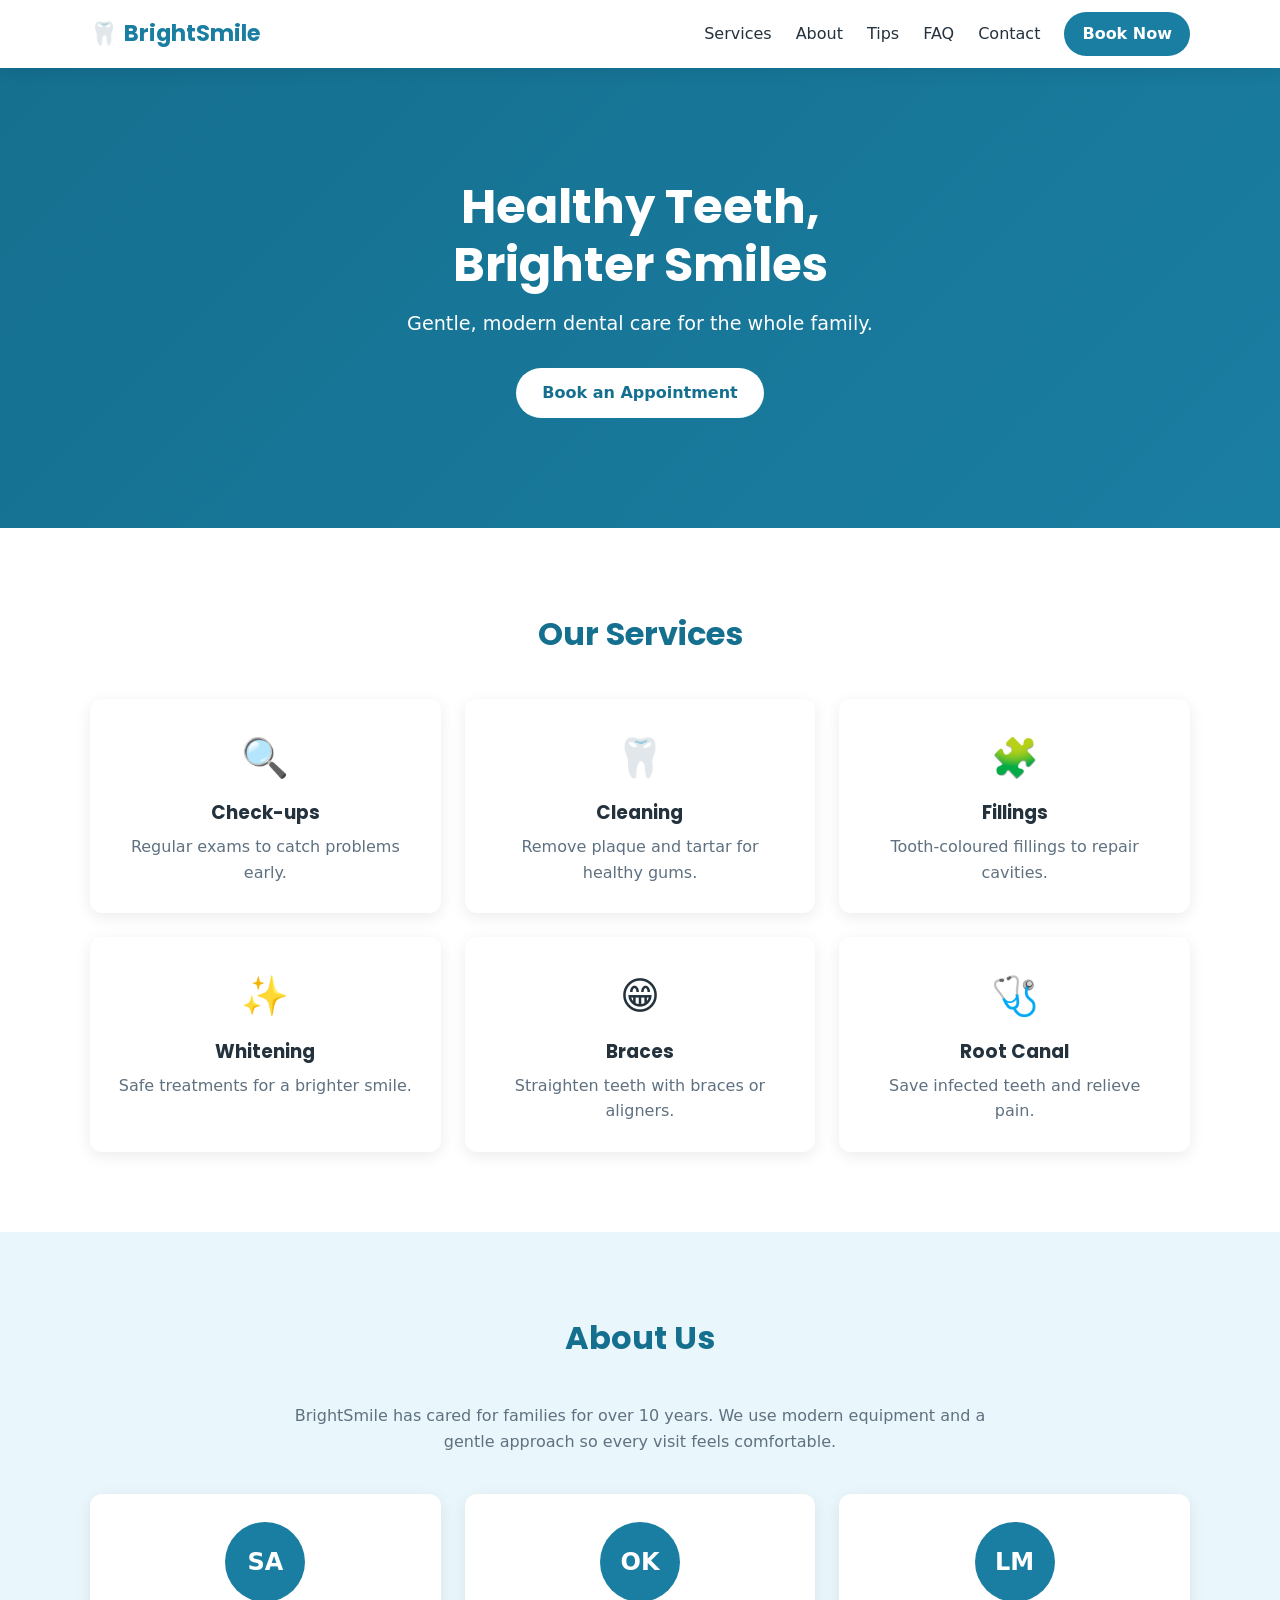
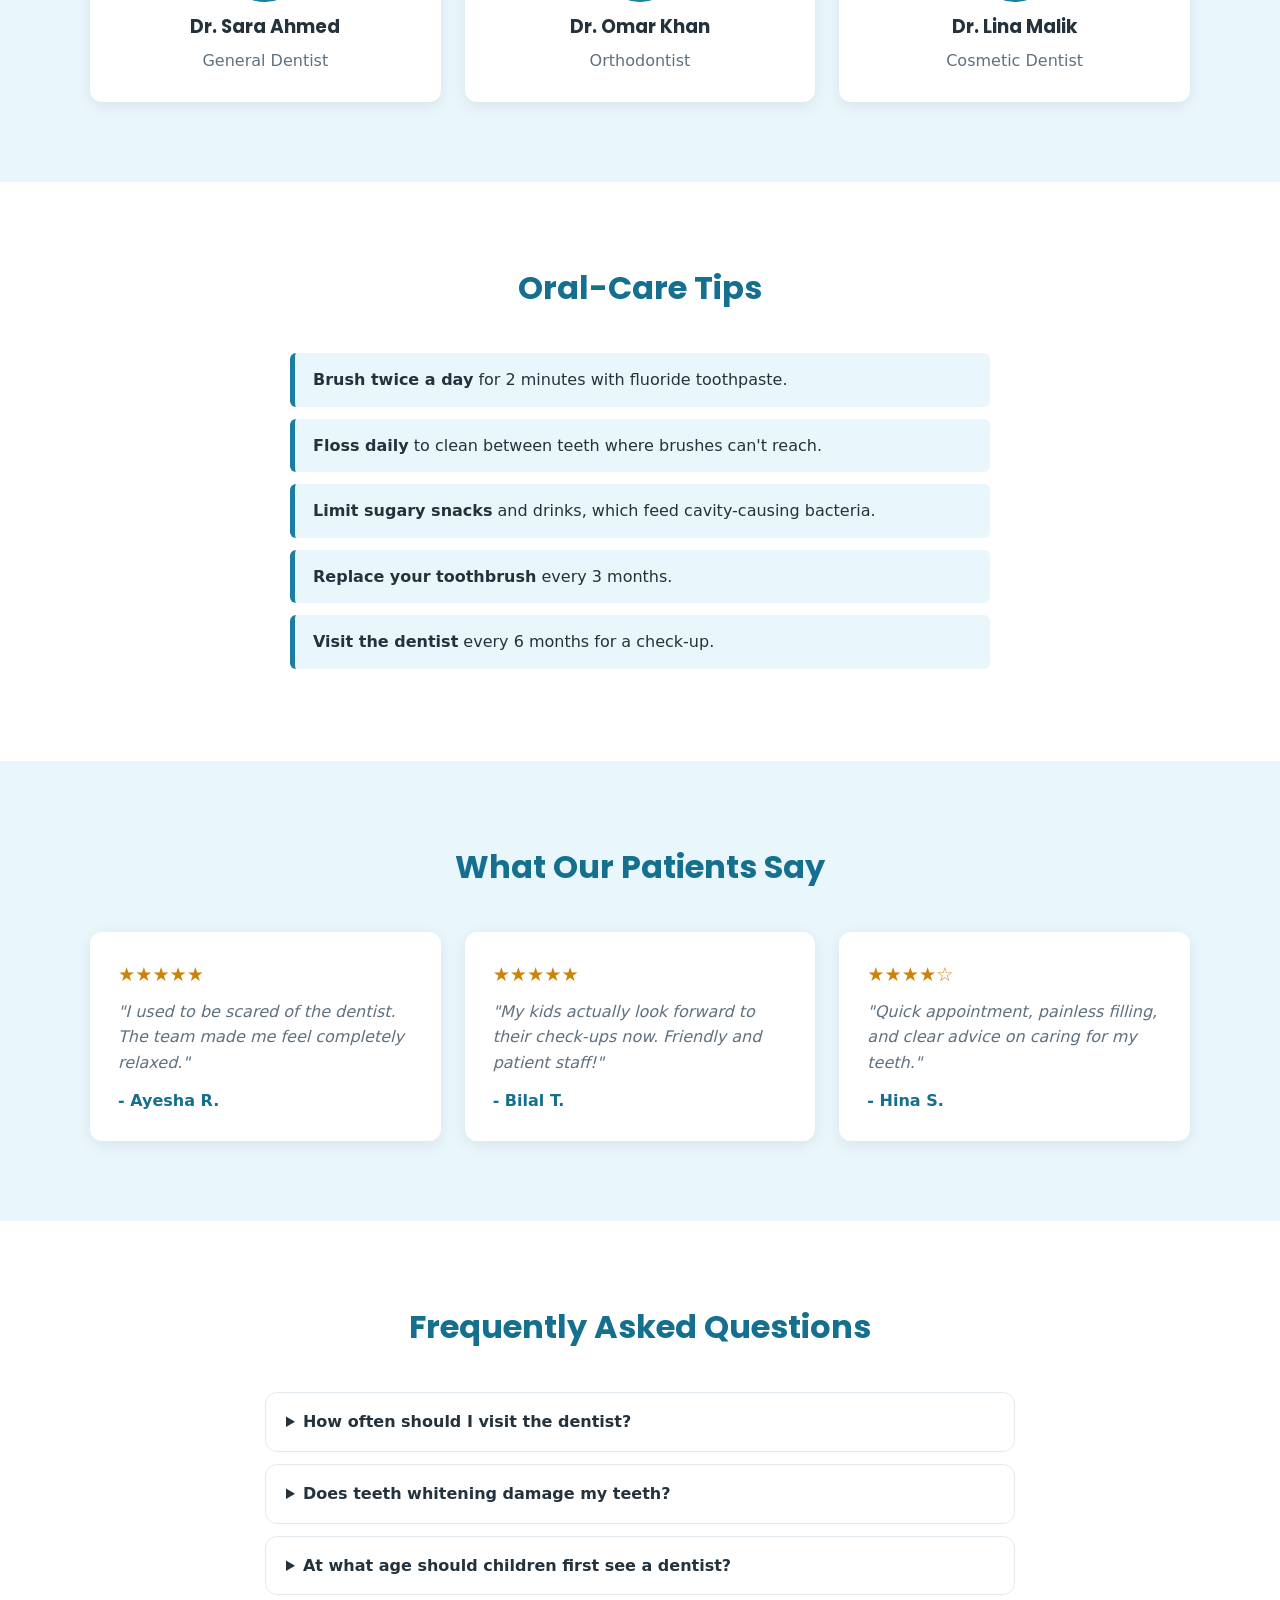
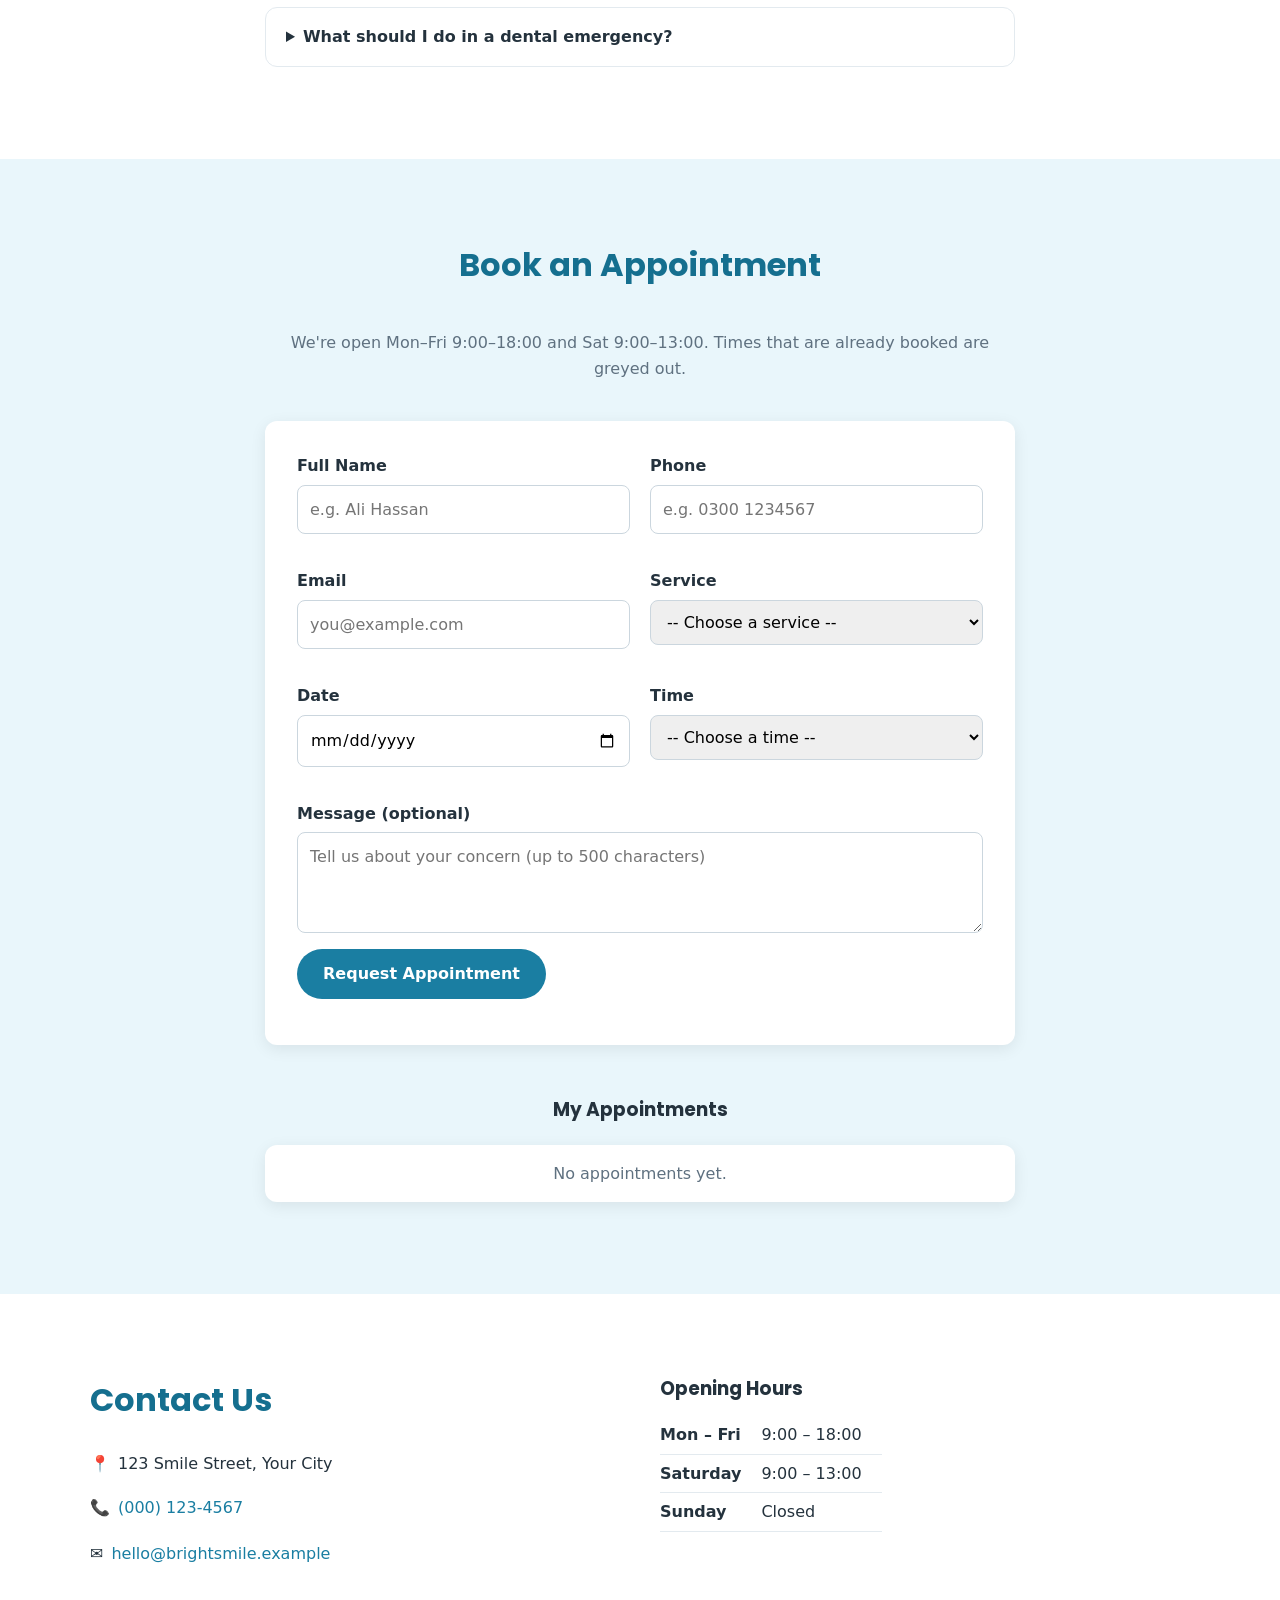
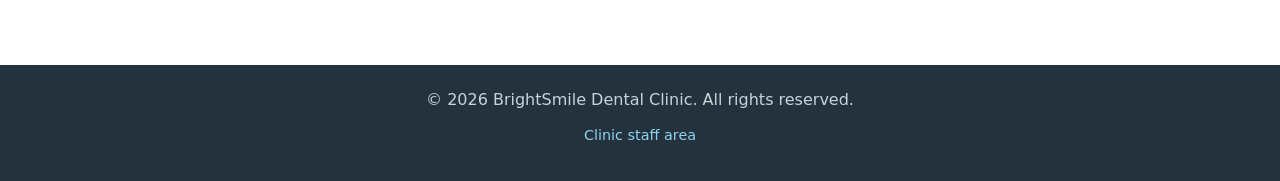
<file: index.html>
<!DOCTYPE html>
<html lang="en">
<head>
  <meta charset="UTF-8">
  <meta name="viewport" content="width=device-width, initial-scale=1.0">
  <meta name="description" content="BrightSmile Dental Clinic: gentle, modern dental care for the whole family. See our services and book an appointment online.">
  <title>BrightSmile Dental Clinic</title>
  <link rel="preconnect" href="https://fonts.googleapis.com">
  <link rel="preconnect" href="https://fonts.gstatic.com" crossorigin>
  <link rel="stylesheet" href="https://fonts.googleapis.com/css2?family=Poppins:wght@600;700&display=swap">
  <link rel="stylesheet" href="styles.css">
</head>
<body>

  <!-- ===== Header / Navigation ===== -->
  <header class="header">
    <div class="container nav">
      <a href="#home" class="logo"><span aria-hidden="true">🦷</span> BrightSmile</a>
      <button class="menu-toggle" id="menuToggle" aria-label="Open menu" aria-expanded="false" aria-controls="navLinks">☰</button>
      <nav aria-label="Main menu">
        <ul class="nav-links" id="navLinks">
          <li><a href="#services">Services</a></li>
          <li><a href="#about">About</a></li>
          <li><a href="#tips">Tips</a></li>
          <li><a href="#faq">FAQ</a></li>
          <li><a href="#contact">Contact</a></li>
          <li><a href="#appointment" class="btn btn-small">Book Now</a></li>
        </ul>
      </nav>
    </div>
  </header>

  <main>

  <!-- ===== Hero ===== -->
  <section class="hero" id="home">
    <div class="container hero-content">
      <h1>Healthy Teeth,<br>Brighter Smiles</h1>
      <p>Gentle, modern dental care for the whole family.</p>
      <a href="#appointment" class="btn">Book an Appointment</a>
    </div>
  </section>

  <!-- ===== Services ===== -->
  <section class="section" id="services">
    <div class="container">
      <h2 class="section-title">Our Services</h2>
      <div class="cards">
        <div class="card"><span class="icon" aria-hidden="true">🔍</span><h3>Check-ups</h3><p>Regular exams to catch problems early.</p></div>
        <div class="card"><span class="icon" aria-hidden="true">🦷</span><h3>Cleaning</h3><p>Remove plaque and tartar for healthy gums.</p></div>
        <div class="card"><span class="icon" aria-hidden="true">🧩</span><h3>Fillings</h3><p>Tooth-coloured fillings to repair cavities.</p></div>
        <div class="card"><span class="icon" aria-hidden="true">✨</span><h3>Whitening</h3><p>Safe treatments for a brighter smile.</p></div>
        <div class="card"><span class="icon" aria-hidden="true">😁</span><h3>Braces</h3><p>Straighten teeth with braces or aligners.</p></div>
        <div class="card"><span class="icon" aria-hidden="true">🩺</span><h3>Root Canal</h3><p>Save infected teeth and relieve pain.</p></div>
      </div>
    </div>
  </section>

  <!-- ===== About & Team ===== -->
  <section class="section section-alt" id="about">
    <div class="container">
      <h2 class="section-title">About Us</h2>
      <p class="lead">BrightSmile has cared for families for over 10 years. We use modern equipment and
        a gentle approach so every visit feels comfortable.</p>
      <div class="cards team">
        <div class="card"><div class="avatar" aria-hidden="true">SA</div><h3>Dr. Sara Ahmed</h3><p>General Dentist</p></div>
        <div class="card"><div class="avatar" aria-hidden="true">OK</div><h3>Dr. Omar Khan</h3><p>Orthodontist</p></div>
        <div class="card"><div class="avatar" aria-hidden="true">LM</div><h3>Dr. Lina Malik</h3><p>Cosmetic Dentist</p></div>
      </div>
    </div>
  </section>

  <!-- ===== Oral-care Tips ===== -->
  <section class="section" id="tips">
    <div class="container">
      <h2 class="section-title">Oral-Care Tips</h2>
      <ul class="tips">
        <li><strong>Brush twice a day</strong> for 2 minutes with fluoride toothpaste.</li>
        <li><strong>Floss daily</strong> to clean between teeth where brushes can't reach.</li>
        <li><strong>Limit sugary snacks</strong> and drinks, which feed cavity-causing bacteria.</li>
        <li><strong>Replace your toothbrush</strong> every 3 months.</li>
        <li><strong>Visit the dentist</strong> every 6 months for a check-up.</li>
      </ul>
    </div>
  </section>

  <!-- ===== Testimonials ===== -->
  <section class="section section-alt" id="reviews">
    <div class="container">
      <h2 class="section-title">What Our Patients Say</h2>
      <div class="cards">
        <div class="card review"><p class="stars" role="img" aria-label="5 out of 5 stars">★★★★★</p><blockquote>"I used to be scared of the dentist. The team made me feel completely relaxed."</blockquote><p class="author">- Ayesha R.</p></div>
        <div class="card review"><p class="stars" role="img" aria-label="5 out of 5 stars">★★★★★</p><blockquote>"My kids actually look forward to their check-ups now. Friendly and patient staff!"</blockquote><p class="author">- Bilal T.</p></div>
        <div class="card review"><p class="stars" role="img" aria-label="4 out of 5 stars">★★★★☆</p><blockquote>"Quick appointment, painless filling, and clear advice on caring for my teeth."</blockquote><p class="author">- Hina S.</p></div>
      </div>
    </div>
  </section>

  <!-- ===== FAQ ===== -->
  <section class="section" id="faq">
    <div class="container">
      <h2 class="section-title">Frequently Asked Questions</h2>
      <div class="faq">
        <details>
          <summary>How often should I visit the dentist?</summary>
          <p>Most people should have a check-up and cleaning every 6 months.</p>
        </details>
        <details>
          <summary>Does teeth whitening damage my teeth?</summary>
          <p>Professional whitening done by a dentist is safe and does not harm healthy enamel.</p>
        </details>
        <details>
          <summary>At what age should children first see a dentist?</summary>
          <p>By their first birthday, or when the first tooth appears.</p>
        </details>
        <details>
          <summary>What should I do in a dental emergency?</summary>
          <p>Call us right away on (000) 123-4567. For severe pain, swelling, or a knocked-out tooth, come in as soon as possible.</p>
        </details>
      </div>
    </div>
  </section>

  <!-- ===== Appointment Form ===== -->
  <section class="section section-alt" id="appointment">
    <div class="container">
      <h2 class="section-title">Book an Appointment</h2>
      <p class="lead">We're open Mon–Fri 9:00–18:00 and Sat 9:00–13:00. Times that are already booked are greyed out.</p>
      <form id="appointmentForm" class="form" novalidate>
        <div class="form-row">
          <div class="field">
            <label for="name">Full Name</label>
            <input type="text" id="name" autocomplete="name" maxlength="60" placeholder="e.g. Ali Hassan">
            <small class="error"></small>
          </div>
          <div class="field">
            <label for="phone">Phone</label>
            <input type="tel" id="phone" autocomplete="tel" placeholder="e.g. 0300 1234567">
            <small class="error"></small>
          </div>
        </div>
        <div class="form-row">
          <div class="field">
            <label for="email">Email</label>
            <input type="email" id="email" autocomplete="email" placeholder="you@example.com">
            <small class="error"></small>
          </div>
          <div class="field">
            <label for="service">Service</label>
            <select id="service">
              <option value="">-- Choose a service --</option>
              <option>Check-up</option>
              <option>Cleaning</option>
              <option>Filling</option>
              <option>Whitening</option>
              <option>Braces</option>
              <option>Root Canal</option>
            </select>
            <small class="error"></small>
          </div>
        </div>
        <div class="form-row">
          <div class="field">
            <label for="date">Date</label>
            <input type="date" id="date">
            <small class="error"></small>
          </div>
          <div class="field">
            <label for="time">Time</label>
            <select id="time">
              <option value="">-- Choose a time --</option>
              <option>09:00</option><option>10:00</option><option>11:00</option>
              <option>12:00</option><option>14:00</option><option>15:00</option>
              <option>16:00</option><option>17:00</option>
            </select>
            <small class="error"></small>
          </div>
        </div>
        <div class="field">
          <label for="message">Message (optional)</label>
          <textarea id="message" rows="3" maxlength="500" placeholder="Tell us about your concern (up to 500 characters)"></textarea>
        </div>
        <button type="submit" class="btn">Request Appointment</button>
        <p class="success" id="successMsg" role="status"></p>
      </form>

      <h3 class="list-title">My Appointments</h3>
      <ul class="appointments" id="appointmentList" aria-live="polite"></ul>
    </div>
  </section>

  <!-- ===== Contact ===== -->
  <section class="section" id="contact">
    <div class="container contact">
      <div>
        <h2 class="section-title left">Contact Us</h2>
        <address>
          <p><span aria-hidden="true">📍</span> 123 Smile Street, Your City</p>
          <p><span aria-hidden="true">📞</span> <a href="tel:+10001234567">(000) 123-4567</a></p>
          <p><span aria-hidden="true">✉️</span> <a href="mailto:hello@brightsmile.example">hello@brightsmile.example</a></p>
        </address>
      </div>
      <div>
        <h3>Opening Hours</h3>
        <table class="hours">
          <tr><th scope="row">Mon – Fri</th><td>9:00 – 18:00</td></tr>
          <tr><th scope="row">Saturday</th><td>9:00 – 13:00</td></tr>
          <tr><th scope="row">Sunday</th><td>Closed</td></tr>
        </table>
      </div>
    </div>
  </section>

  </main>

  <!-- ===== Footer ===== -->
  <footer class="footer">
    <p>© <span id="year"></span> BrightSmile Dental Clinic. All rights reserved.</p>
    <p><a href="admin.html" class="footer-link">Clinic staff area</a></p>
  </footer>

  <script src="storage.js"></script>
  <script src="script.js"></script>
</body>
</html>
</file>
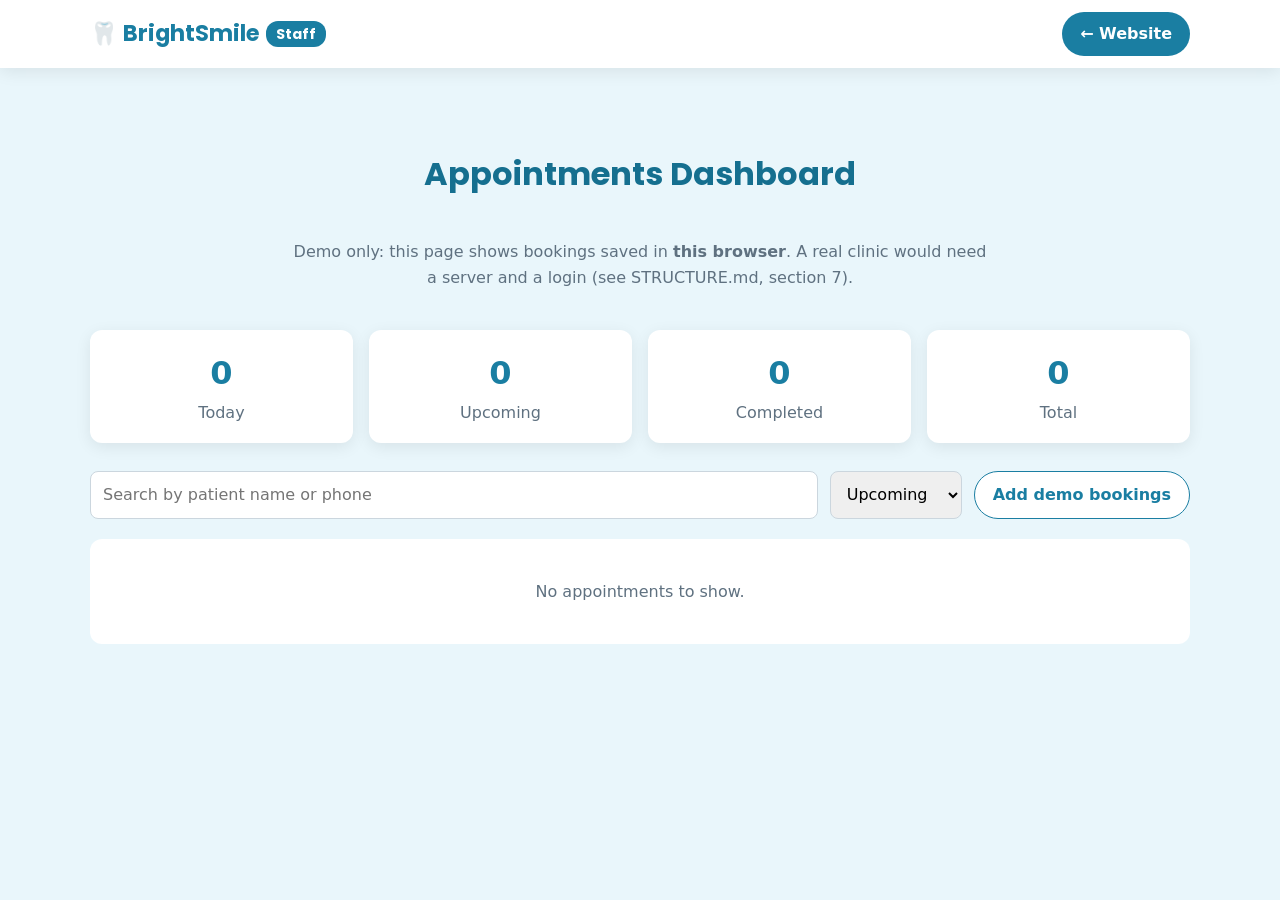
<file: admin.html>
<!DOCTYPE html>
<html lang="en">
<head>
  <meta charset="UTF-8">
  <meta name="viewport" content="width=device-width, initial-scale=1.0">
  <title>BrightSmile Admin</title>
  <link rel="preconnect" href="https://fonts.googleapis.com">
  <link rel="preconnect" href="https://fonts.gstatic.com" crossorigin>
  <link rel="stylesheet" href="https://fonts.googleapis.com/css2?family=Poppins:wght@600;700&display=swap">
  <link rel="stylesheet" href="styles.css">
</head>
<body class="admin">

  <!-- ===== Header ===== -->
  <header class="header">
    <div class="container nav">
      <a href="index.html" class="logo">🦷 BrightSmile <span class="badge">Staff</span></a>
      <a href="index.html" class="btn btn-small">← Website</a>
    </div>
  </header>

  <main class="section">
    <div class="container">
      <h1 class="section-title">Appointments Dashboard</h1>
      <p class="lead">Demo only: this page shows bookings saved in <strong>this browser</strong>.
        A real clinic would need a server and a login (see STRUCTURE.md, section 7).</p>

      <!-- ===== Summary numbers ===== -->
      <div class="stats">
        <div class="stat"><span id="statToday">0</span><p>Today</p></div>
        <div class="stat"><span id="statUpcoming">0</span><p>Upcoming</p></div>
        <div class="stat"><span id="statDone">0</span><p>Completed</p></div>
        <div class="stat"><span id="statTotal">0</span><p>Total</p></div>
      </div>

      <!-- ===== Filters ===== -->
      <div class="toolbar">
        <input type="search" id="search" placeholder="Search by patient name or phone">
        <select id="show">
          <option value="upcoming">Upcoming</option>
          <option value="today">Today only</option>
          <option value="past">Past</option>
          <option value="all">All</option>
        </select>
        <button class="btn btn-small btn-outline" id="demoBtn">Add demo bookings</button>
      </div>

      <!-- ===== Bookings grouped by date ===== -->
      <div id="schedule"></div>
    </div>
  </main>

  <script src="storage.js"></script>
  <script src="admin.js"></script>
</body>
</html>
</file>
<file: styles.css>
/* ===== Colour & size variables =====
   Every text colour here passes the WCAG contrast rule
   (at least 4.5:1 on its background), so text is easy to read. */
:root {
  --primary: #1a7ea2;       /* buttons, links, logo */
  --primary-dark: #156f8f;  /* headings, button hover */
  --accent: #e9f6fb;        /* light blue backgrounds */
  --text: #24323d;          /* main text, footer background */
  --muted: #5f7180;         /* secondary text */
  --white: #ffffff;
  --error: #d43d3d;
  --success: #27844c;
  --star: #cc8309;          /* review stars */
  --border: #cbd6de;        /* form fields */
  --border-light: #e3eaef;  /* FAQ boxes, table lines */
  --footer-text: #c8d3db;
  --footer-link: #8fd3ee;
  --focus: #c2410c;         /* keyboard focus outline (orange, stands out from the blues) */

  --font-body: system-ui, "Segoe UI", Roboto, Arial, sans-serif;
  --font-heading: "Poppins", var(--font-body);
  --radius: 12px;
  --shadow: 0 4px 16px rgba(0, 0, 0, 0.08);
  --header-height: 68px;
}

/* ===== Basic reset ===== */
* { margin: 0; padding: 0; box-sizing: border-box; }
html {
  scroll-behavior: smooth;
  scroll-padding-top: var(--header-height); /* sticky header won't cover section titles */
}
body {
  font-family: var(--font-body);
  color: var(--text);
  background: var(--white);
  line-height: 1.6;
}
h1, h2, h3, .logo { font-family: var(--font-heading); }
a { color: inherit; text-decoration: none; }
button, input, select, textarea { font: inherit; } /* form controls use the page font */

/* Clear outline for keyboard users (Tab key), not shown on mouse click */
:focus-visible {
  outline: 3px solid var(--focus);
  outline-offset: 2px;
}

.container { width: 90%; max-width: 1100px; margin: 0 auto; }

/* ===== Buttons ===== */
.btn {
  display: inline-flex;
  align-items: center;
  justify-content: center;
  min-height: 44px;          /* big enough to tap with a finger */
  background: var(--primary);
  color: var(--white);
  padding: 12px 26px;
  border: none;
  border-radius: 30px;
  font-size: 1rem;
  font-weight: 600;
  cursor: pointer;
  transition: background 0.2s, color 0.2s;
}
.btn:hover { background: var(--primary-dark); }
.btn-small { padding: 8px 18px; }

/* ===== Header ===== */
.header {
  position: sticky;
  top: 0;
  background: var(--white);
  box-shadow: var(--shadow);
  z-index: 10;
}
.nav { display: flex; align-items: center; justify-content: space-between; height: var(--header-height); }
.logo {
  display: inline-flex; align-items: center; gap: 6px; min-height: 44px;
  font-size: 1.4rem; font-weight: 700; color: var(--primary); white-space: nowrap;
}
.nav-links { display: flex; align-items: center; gap: 24px; list-style: none; }
.nav-links a:not(.btn) { display: inline-block; padding: 12px 0; }
.nav-links a:not(.btn):hover { color: var(--primary); }
.menu-toggle {
  display: none; background: none; border: none; color: var(--text);
  font-size: 1.8rem; line-height: 1; min-width: 44px; min-height: 44px; cursor: pointer;
}

/* ===== Hero ===== */
.hero {
  background: linear-gradient(135deg, var(--primary-dark), var(--primary));
  color: var(--white);
  padding: 110px 0;
  text-align: center;
}
.hero h1 { font-size: 3rem; line-height: 1.2; margin-bottom: 16px; }
.hero p { font-size: 1.2rem; margin-bottom: 28px; }
.hero .btn { background: var(--white); color: var(--primary-dark); }
.hero .btn:hover { background: var(--accent); }
.hero :focus-visible { outline-color: var(--white); }

/* ===== Sections ===== */
.section { padding: 80px 0; }
.section-alt { background: var(--accent); }
.section-title { text-align: center; font-size: 2rem; margin-bottom: 40px; color: var(--primary-dark); }
.section-title.left { text-align: left; margin-bottom: 16px; }
.lead { text-align: center; max-width: 700px; margin: 0 auto 40px; color: var(--muted); }

/* ===== Cards ===== */
/* Cards are at least 280px wide, so a full-width page fits at most 3 per row
   (6 services = 2 neat rows of 3). min() stops overflow on very small phones. */
.cards { display: grid; grid-template-columns: repeat(auto-fit, minmax(min(100%, 280px), 1fr)); gap: 24px; }
.card {
  background: var(--white);
  padding: 28px;
  border-radius: var(--radius);
  box-shadow: var(--shadow);
  text-align: center;
  transition: transform 0.2s;
}
.card:hover { transform: translateY(-4px); }
.card .icon { font-size: 2.4rem; }
.card h3 { margin: 10px 0 6px; }
.card p { color: var(--muted); }
.avatar {
  width: 80px; height: 80px;
  margin: 0 auto;
  border-radius: 50%;
  background: var(--primary);
  color: var(--white);
  display: flex; align-items: center; justify-content: center;
  font-size: 1.5rem; font-weight: 700;
}

/* ===== Tips ===== */
.tips { max-width: 700px; margin: 0 auto; list-style: none; }
.tips li {
  background: var(--accent);
  border-left: 5px solid var(--primary);
  padding: 14px 18px;
  margin-bottom: 12px;
  border-radius: 6px;
}

/* ===== Testimonials ===== */
.review { text-align: left; }
.review .stars { color: var(--star); font-size: 1.2rem; margin-bottom: 8px; }
.review blockquote { font-style: italic; color: var(--muted); }
.review .author { margin-top: 12px; font-weight: 700; color: var(--primary-dark); }

/* ===== FAQ ===== */
.faq { max-width: 750px; margin: 0 auto; }
.faq details {
  background: var(--white);
  border: 1px solid var(--border-light);
  border-radius: var(--radius);
  margin-bottom: 12px;
}
/* Padding on the summary (not the box) makes the whole row tappable */
.faq summary { font-weight: 600; cursor: pointer; padding: 16px 20px; }
.faq details[open] summary { color: var(--primary); }
.faq p { color: var(--muted); padding: 0 20px 16px; }

/* ===== Form ===== */
.form {
  background: var(--white);
  max-width: 750px;
  margin: 0 auto;
  padding: 32px;
  border-radius: var(--radius);
  box-shadow: var(--shadow);
}
.form-row { display: grid; grid-template-columns: 1fr 1fr; gap: 20px; }
.field { display: flex; flex-direction: column; margin-bottom: 16px; }
.field label { font-weight: 600; margin-bottom: 6px; }
.field input, .field select, .field textarea {
  padding: 11px 12px;
  border: 1px solid var(--border);
  border-radius: 8px;
}
.field input:focus, .field select:focus, .field textarea:focus {
  border-color: var(--primary);
}
.field.invalid input, .field.invalid select { border-color: var(--error); }
.error { color: var(--error); min-height: 18px; }
.success { color: var(--success); font-weight: 600; margin-top: 14px; }
.success.failed { color: var(--error); }

/* ===== Appointment list ===== */
.list-title { text-align: center; margin: 50px 0 20px; }
.appointments { max-width: 750px; margin: 0 auto; list-style: none; }
.appointments li {
  background: var(--white);
  padding: 16px 20px;
  border-radius: var(--radius);
  box-shadow: var(--shadow);
  margin-bottom: 12px;
  display: flex; justify-content: space-between; align-items: center; gap: 12px;
}
.appointments .empty { justify-content: center; color: var(--muted); }
.cancel-btn {
  background: none; border: 1px solid var(--error); color: var(--error);
  min-height: 44px; padding: 6px 16px; border-radius: 22px; cursor: pointer;
}
.cancel-btn:hover { background: var(--error); color: var(--white); }

/* ===== Contact ===== */
.contact { display: grid; grid-template-columns: 1fr 1fr; gap: 40px; }
.contact p { margin-bottom: 8px; }
.contact address { font-style: normal; margin-bottom: 8px; }
.contact address p { display: flex; align-items: center; gap: 8px; min-height: 44px; margin: 0; }
.contact address a { color: var(--primary); padding: 10px 0; }
.contact address a:hover { text-decoration: underline; }
.hours { margin-top: 12px; border-collapse: collapse; }
.hours th, .hours td { padding: 6px 20px 6px 0; border-bottom: 1px solid var(--border-light); text-align: left; }
.hours th { font-weight: 600; }

/* ===== Footer ===== */
.footer { background: var(--text); color: var(--footer-text); text-align: center; padding: 22px 0; }
.footer-link { display: inline-block; padding: 12px 8px; color: var(--footer-link); font-size: 0.9rem; }
.footer :focus-visible { outline-color: var(--footer-link); }
.footer-link:hover { text-decoration: underline; }

/* ===== Admin dashboard ===== */
.admin { background: var(--accent); min-height: 100vh; }
.badge {
  background: var(--primary); color: var(--white);
  font-size: 0.875rem; padding: 2px 10px; border-radius: 12px;
}
.btn-outline { background: var(--white); color: var(--primary); border: 1px solid var(--primary); }
.btn-outline:hover { background: var(--primary); color: var(--white); }
.stats { display: grid; grid-template-columns: repeat(4, 1fr); gap: 16px; margin-bottom: 28px; }
.stat {
  background: var(--white); border-radius: var(--radius); box-shadow: var(--shadow);
  padding: 18px; text-align: center;
}
.stat span { font-size: 2rem; font-weight: 700; color: var(--primary); }
.stat p { color: var(--muted); }
.toolbar { display: flex; gap: 12px; margin-bottom: 20px; flex-wrap: wrap; }
.toolbar input, .toolbar select {
  padding: 10px 12px; border: 1px solid var(--border); border-radius: 8px;
}
.toolbar input { flex: 1; min-width: 200px; }
.day-heading { margin: 24px 0 10px; color: var(--primary-dark); }
.booking {
  background: var(--white); border-radius: var(--radius); box-shadow: var(--shadow);
  padding: 14px 18px; margin-bottom: 10px;
  display: grid; grid-template-columns: 70px 1fr auto; gap: 16px; align-items: center;
}
.booking.done { opacity: 0.55; }
.booking.done strong { text-decoration: line-through; }
.booking-time { font-size: 1.2rem; font-weight: 700; color: var(--primary); }
.booking-info p { color: var(--muted); font-size: 0.95rem; }
.booking-note { font-style: italic; }
.booking-actions { display: flex; gap: 8px; }
.empty-box { text-align: center; color: var(--muted); padding: 40px; background: var(--white); border-radius: var(--radius); }

/* ===== Responsive: tablets and phones (768px and narrower) ===== */
@media (max-width: 768px) {
  /* Menu becomes a ☰ button with a drop-down list */
  .menu-toggle { display: block; }
  .nav-links {
    display: none;
    position: absolute; top: var(--header-height); left: 0; right: 0;
    flex-direction: column;
    gap: 0;
    background: var(--white);
    padding: 8px 0 16px;
    box-shadow: var(--shadow);
  }
  .nav-links.open { display: flex; }
  .nav-links li { width: 100%; text-align: center; }
  .nav-links a:not(.btn) { display: block; padding: 12px 0; } /* the whole row is tappable */
  .nav-links .btn { margin-top: 8px; }

  .section { padding: 60px 0; }
  .hero { padding: 80px 0; }
  .hero h1 { font-size: 2.2rem; }
  .booking { grid-template-columns: 1fr; gap: 8px; }
  .admin .logo { font-size: 1.2rem; }
}

/* ===== Responsive: phones only (600px and narrower) ===== */
@media (max-width: 600px) {
  .container { width: auto; margin: 0 16px; } /* fixed 16px side margins on phones */
  .section { padding: 48px 0; }
  .section-title { font-size: 1.7rem; margin-bottom: 28px; }
  .hero { padding: 64px 0; }
  .hero h1 { font-size: 2rem; }
  .card { padding: 22px; }
  .form { padding: 20px; }
  .form-row { grid-template-columns: 1fr; gap: 0; } /* form fields stack in 1 column */
  .contact { grid-template-columns: 1fr; gap: 24px; }
  .stats { grid-template-columns: 1fr 1fr; }
  .appointments li { flex-wrap: wrap; }
}

/* ===== Less motion for people who turned it off in their device settings ===== */
@media (prefers-reduced-motion: reduce) {
  html { scroll-behavior: auto; }
  * { transition: none !important; }
  .card:hover { transform: none; }
}
</file>
